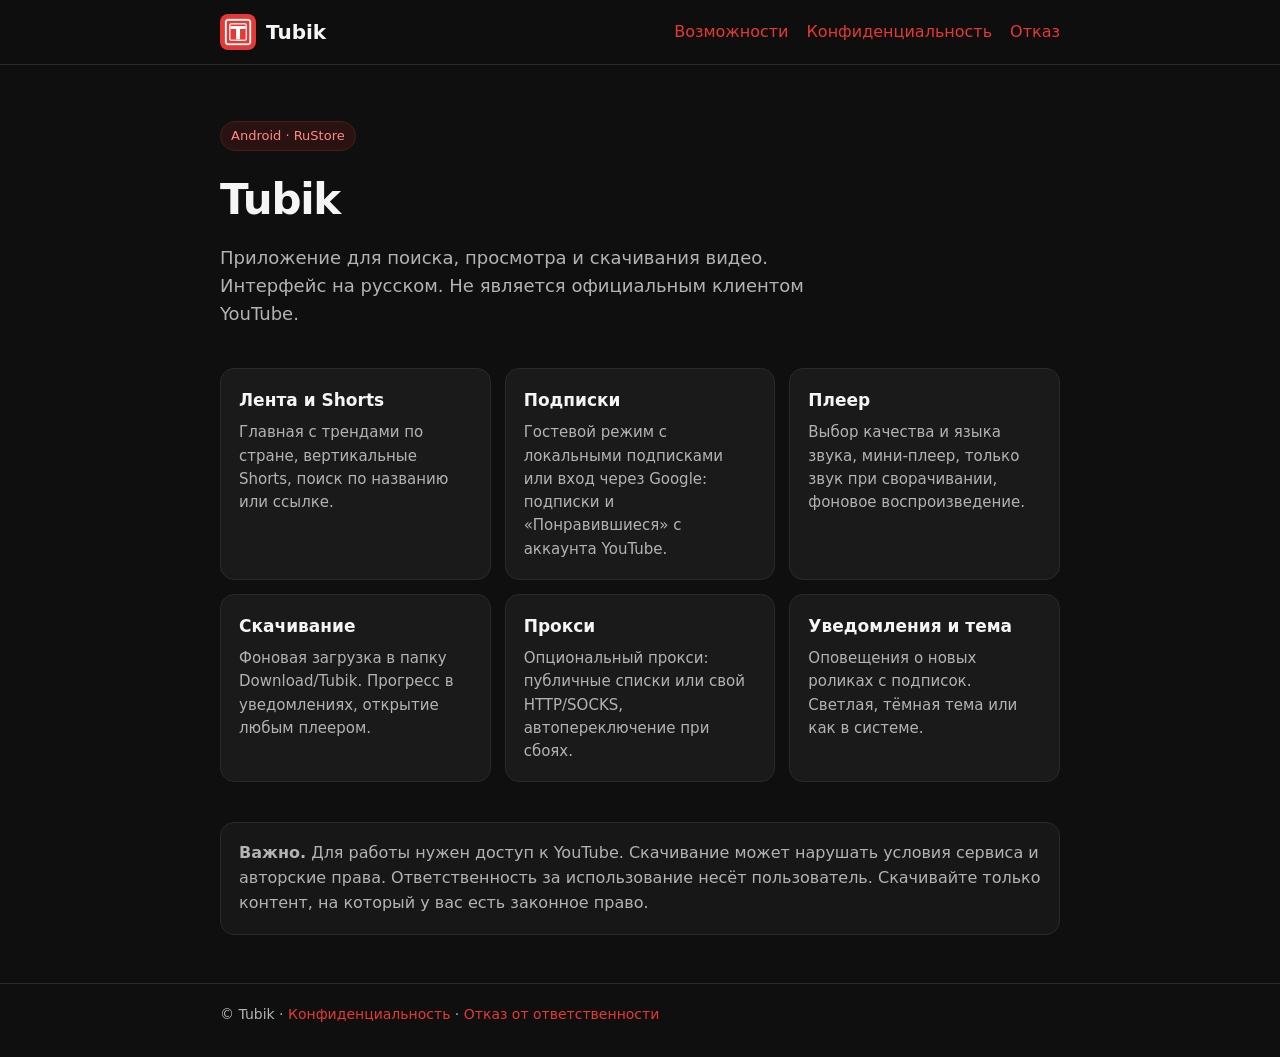
<file: docs/index.html>
<!DOCTYPE html>
<html lang="ru">
<head>
  <meta charset="utf-8">
  <meta name="viewport" content="width=device-width, initial-scale=1">
  <title>Tubik — поиск и просмотр видео</title>
  <meta name="description" content="Tubik — Android-приложение для поиска, просмотра и скачивания видео. Русский интерфейс, подписки, Shorts, прокси.">
  <link rel="icon" href="assets/icon.png">
  <link rel="stylesheet" href="styles.css">
</head>
<body>
  <header>
    <div class="wrap nav">
      <a class="brand" href="index.html">
        <img src="assets/icon.png" alt="Tubik">
        Tubik
      </a>
      <nav class="nav-links">
        <a href="index.html">Возможности</a>
        <a href="privacy.html">Конфиденциальность</a>
        <a href="disclaimer.html">Отказ</a>
      </nav>
    </div>
  </header>

  <main class="wrap">
    <section class="hero">
      <div class="badge">Android · RuStore</div>
      <h1>Tubik</h1>
      <p class="lead">
        Приложение для поиска, просмотра и скачивания видео. Интерфейс на русском.
        Не является официальным клиентом YouTube.
      </p>
    </section>

    <section class="grid">
      <article class="card">
        <h3>Лента и Shorts</h3>
        <p>Главная с трендами по стране, вертикальные Shorts, поиск по названию или ссылке.</p>
      </article>
      <article class="card">
        <h3>Подписки</h3>
        <p>Гостевой режим с локальными подписками или вход через Google: подписки и «Понравившиеся» с аккаунта YouTube.</p>
      </article>
      <article class="card">
        <h3>Плеер</h3>
        <p>Выбор качества и языка звука, мини-плеер, только звук при сворачивании, фоновое воспроизведение.</p>
      </article>
      <article class="card">
        <h3>Скачивание</h3>
        <p>Фоновая загрузка в папку Download/Tubik. Прогресс в уведомлениях, открытие любым плеером.</p>
      </article>
      <article class="card">
        <h3>Прокси</h3>
        <p>Опциональный прокси: публичные списки или свой HTTP/SOCKS, автопереключение при сбоях.</p>
      </article>
      <article class="card">
        <h3>Уведомления и тема</h3>
        <p>Оповещения о новых роликах с подписок. Светлая, тёмная тема или как в системе.</p>
      </article>
    </section>

    <section class="note">
      <strong>Важно.</strong> Для работы нужен доступ к YouTube. Скачивание может нарушать условия сервиса и авторские права.
      Ответственность за использование несёт пользователь. Скачивайте только контент, на который у вас есть законное право.
    </section>
  </main>

  <footer>
    <div class="wrap">
      © Tubik · <a href="privacy.html">Конфиденциальность</a> · <a href="disclaimer.html">Отказ от ответственности</a>
    </div>
  </footer>
</body>
</html>
</file>
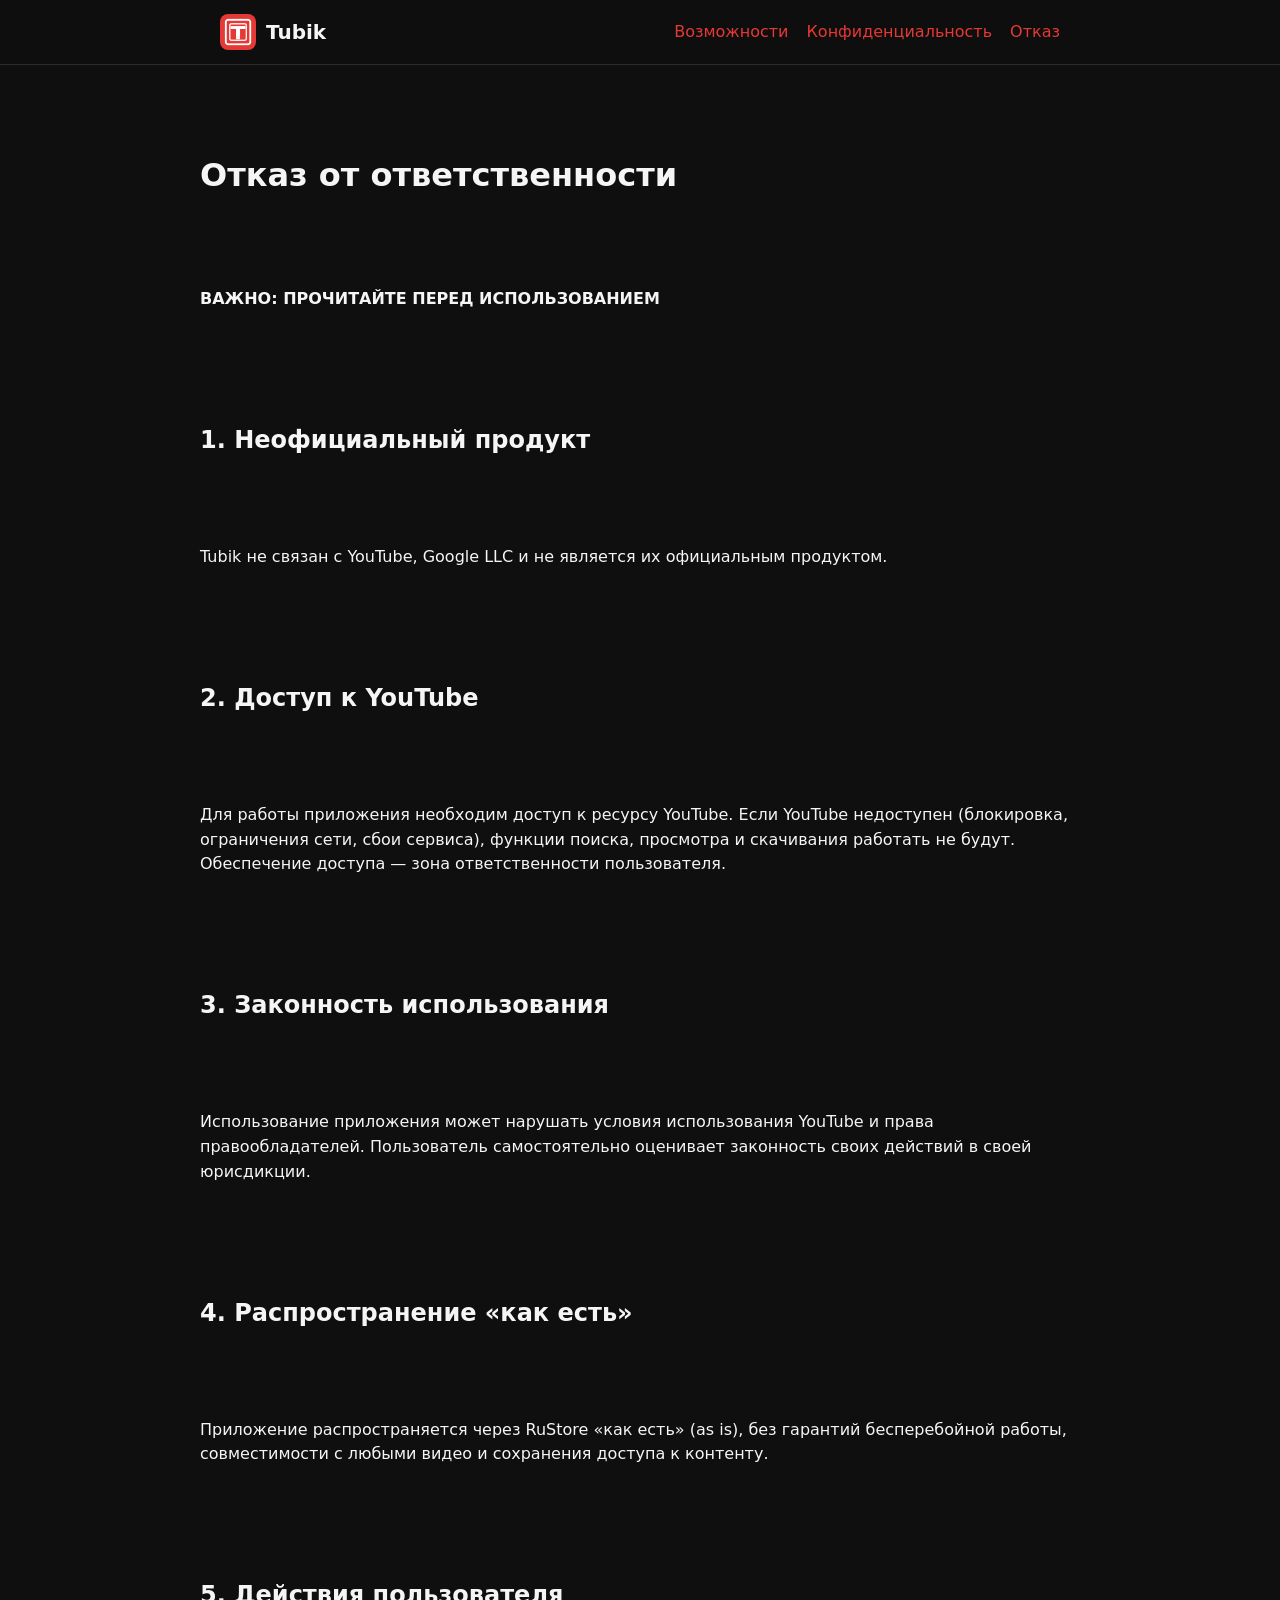
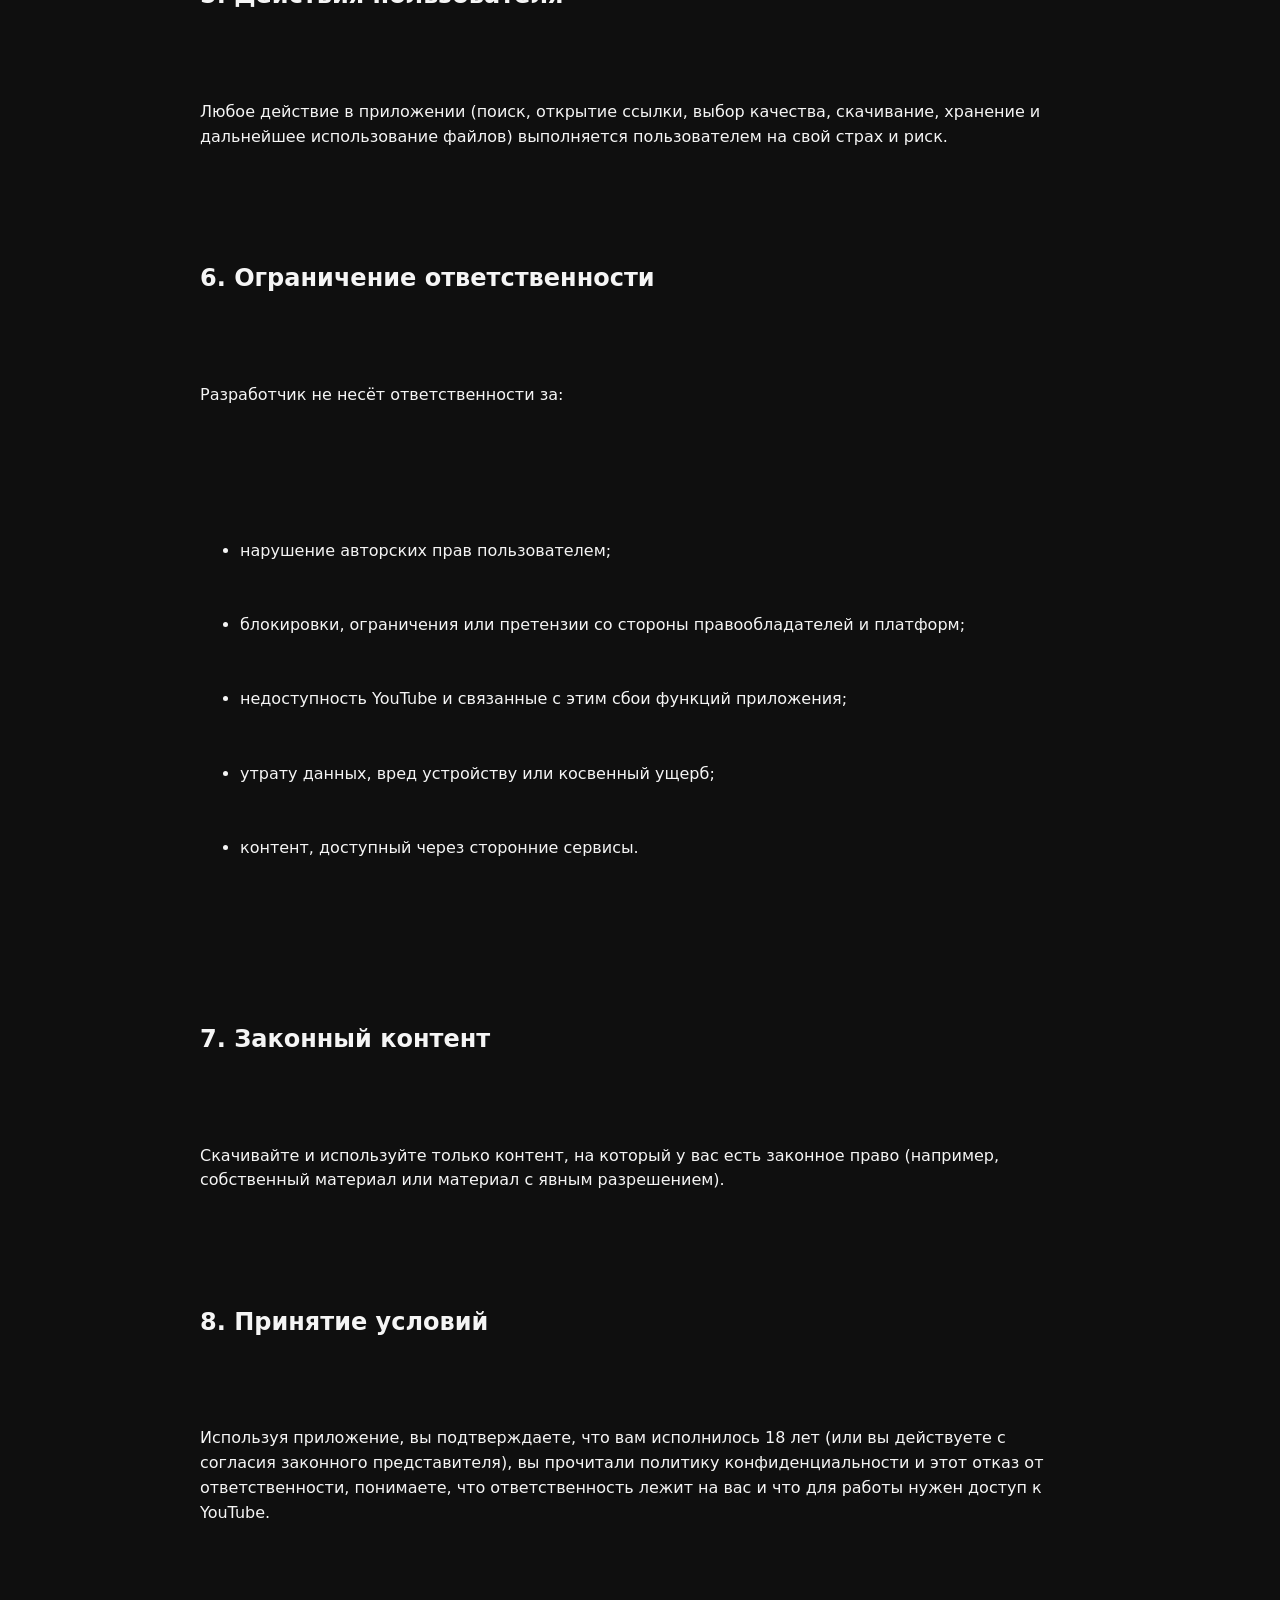
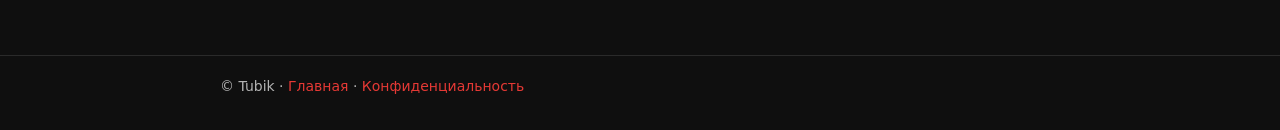
<file: docs/disclaimer.html>
<!DOCTYPE html>
<html lang="ru">
<head>
  <meta charset="utf-8">
  <meta name="viewport" content="width=device-width, initial-scale=1">
  <title>Отказ от ответственности — Tubik</title>
  <meta name="description" content="Отказ от ответственности Android-приложения Tubik.">
  <link rel="icon" href="assets/icon.png">
  <link rel="stylesheet" href="styles.css">
</head>
<body>
  <header>
    <div class="wrap nav">
      <a class="brand" href="index.html">
        <img src="assets/icon.png" alt="Tubik">
        Tubik
      </a>
      <nav class="nav-links">
        <a href="index.html">Возможности</a>
        <a href="privacy.html">Конфиденциальность</a>
        <a href="disclaimer.html">Отказ</a>
      </nav>
    </div>
  </header>

  <main class="wrap legal">
    <h1>Отказ от ответственности</h1>
    <p><strong>ВАЖНО: ПРОЧИТАЙТЕ ПЕРЕД ИСПОЛЬЗОВАНИЕМ</strong></p>

    <h2>1. Неофициальный продукт</h2>
    <p>Tubik не связан с YouTube, Google LLC и не является их официальным продуктом.</p>

    <h2>2. Доступ к YouTube</h2>
    <p>Для работы приложения необходим доступ к ресурсу YouTube. Если YouTube недоступен (блокировка, ограничения сети, сбои сервиса), функции поиска, просмотра и скачивания работать не будут. Обеспечение доступа — зона ответственности пользователя.</p>

    <h2>3. Законность использования</h2>
    <p>Использование приложения может нарушать условия использования YouTube и права правообладателей. Пользователь самостоятельно оценивает законность своих действий в своей юрисдикции.</p>

    <h2>4. Распространение «как есть»</h2>
    <p>Приложение распространяется через RuStore «как есть» (as is), без гарантий бесперебойной работы, совместимости с любыми видео и сохранения доступа к контенту.</p>

    <h2>5. Действия пользователя</h2>
    <p>Любое действие в приложении (поиск, открытие ссылки, выбор качества, скачивание, хранение и дальнейшее использование файлов) выполняется пользователем на свой страх и риск.</p>

    <h2>6. Ограничение ответственности</h2>
    <p>Разработчик не несёт ответственности за:</p>
    <ul>
      <li>нарушение авторских прав пользователем;</li>
      <li>блокировки, ограничения или претензии со стороны правообладателей и платформ;</li>
      <li>недоступность YouTube и связанные с этим сбои функций приложения;</li>
      <li>утрату данных, вред устройству или косвенный ущерб;</li>
      <li>контент, доступный через сторонние сервисы.</li>
    </ul>

    <h2>7. Законный контент</h2>
    <p>Скачивайте и используйте только контент, на который у вас есть законное право (например, собственный материал или материал с явным разрешением).</p>

    <h2>8. Принятие условий</h2>
    <p>Используя приложение, вы подтверждаете, что вам исполнилось 18 лет (или вы действуете с согласия законного представителя), вы прочитали политику конфиденциальности и этот отказ от ответственности, понимаете, что ответственность лежит на вас и что для работы нужен доступ к YouTube.</p>
  </main>

  <footer>
    <div class="wrap">
      © Tubik · <a href="index.html">Главная</a> · <a href="privacy.html">Конфиденциальность</a>
    </div>
  </footer>
</body>
</html>
</file>
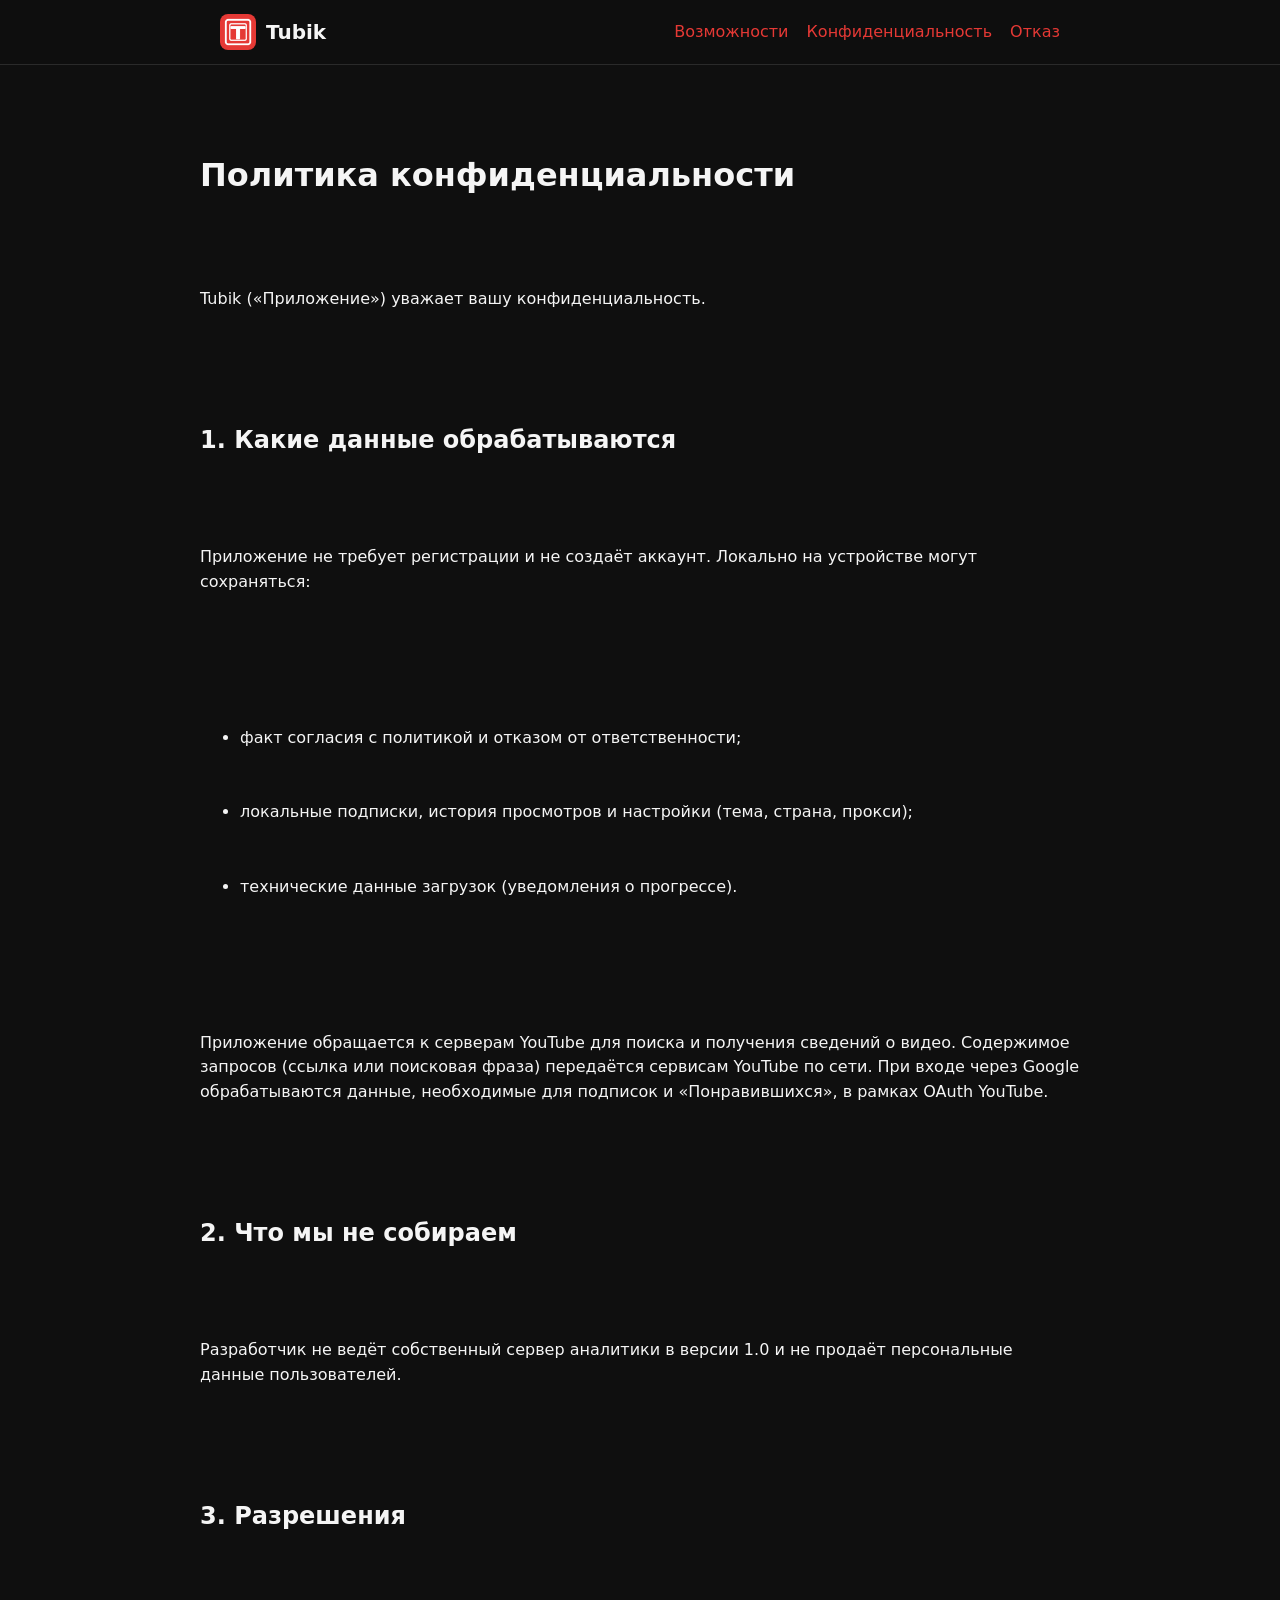
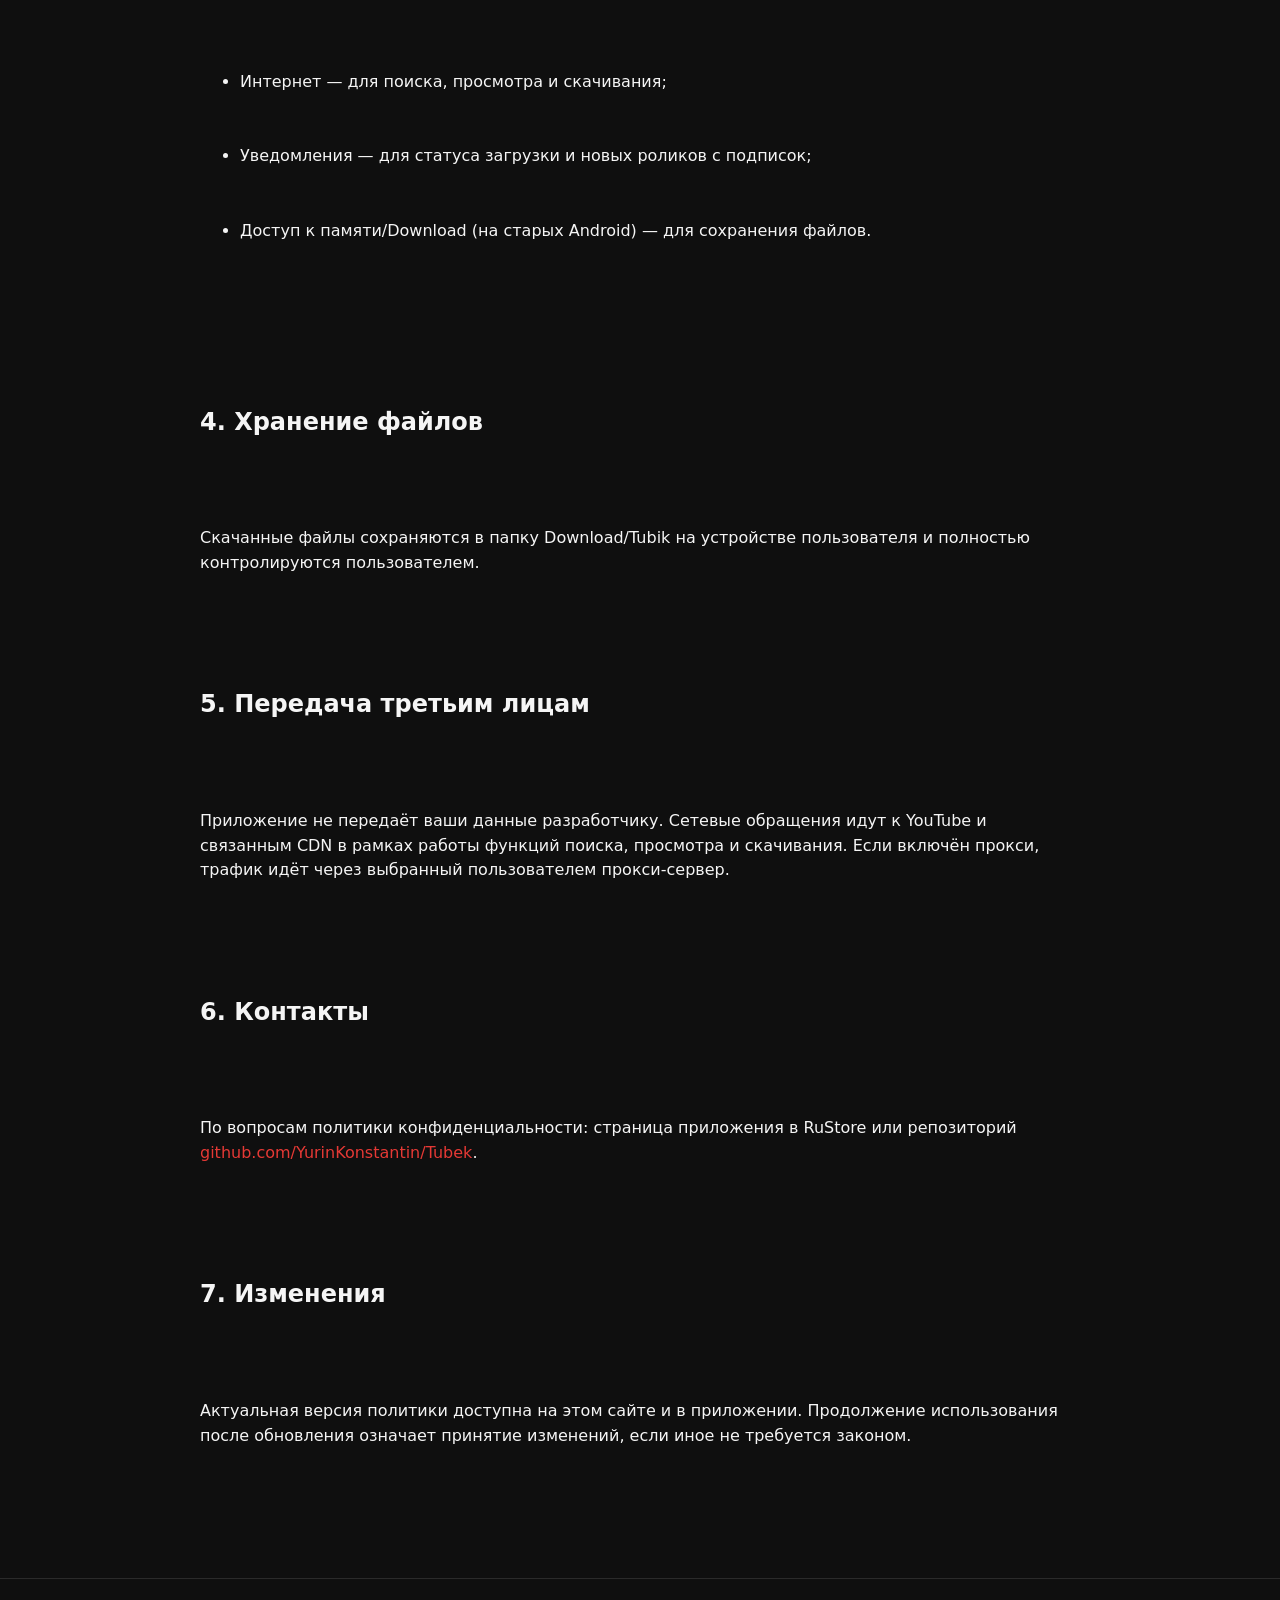
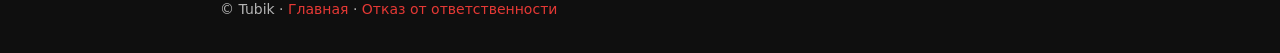
<file: docs/privacy.html>
<!DOCTYPE html>
<html lang="ru">
<head>
  <meta charset="utf-8">
  <meta name="viewport" content="width=device-width, initial-scale=1">
  <title>Политика конфиденциальности — Tubik</title>
  <meta name="description" content="Политика конфиденциальности Android-приложения Tubik.">
  <link rel="icon" href="assets/icon.png">
  <link rel="stylesheet" href="styles.css">
</head>
<body>
  <header>
    <div class="wrap nav">
      <a class="brand" href="index.html">
        <img src="assets/icon.png" alt="Tubik">
        Tubik
      </a>
      <nav class="nav-links">
        <a href="index.html">Возможности</a>
        <a href="privacy.html">Конфиденциальность</a>
        <a href="disclaimer.html">Отказ</a>
      </nav>
    </div>
  </header>

  <main class="wrap legal">
    <h1>Политика конфиденциальности</h1>
    <p>Tubik («Приложение») уважает вашу конфиденциальность.</p>

    <h2>1. Какие данные обрабатываются</h2>
    <p>Приложение не требует регистрации и не создаёт аккаунт. Локально на устройстве могут сохраняться:</p>
    <ul>
      <li>факт согласия с политикой и отказом от ответственности;</li>
      <li>локальные подписки, история просмотров и настройки (тема, страна, прокси);</li>
      <li>технические данные загрузок (уведомления о прогрессе).</li>
    </ul>
    <p>Приложение обращается к серверам YouTube для поиска и получения сведений о видео. Содержимое запросов (ссылка или поисковая фраза) передаётся сервисам YouTube по сети. При входе через Google обрабатываются данные, необходимые для подписок и «Понравившихся», в рамках OAuth YouTube.</p>

    <h2>2. Что мы не собираем</h2>
    <p>Разработчик не ведёт собственный сервер аналитики в версии 1.0 и не продаёт персональные данные пользователей.</p>

    <h2>3. Разрешения</h2>
    <ul>
      <li>Интернет — для поиска, просмотра и скачивания;</li>
      <li>Уведомления — для статуса загрузки и новых роликов с подписок;</li>
      <li>Доступ к памяти/Download (на старых Android) — для сохранения файлов.</li>
    </ul>

    <h2>4. Хранение файлов</h2>
    <p>Скачанные файлы сохраняются в папку Download/Tubik на устройстве пользователя и полностью контролируются пользователем.</p>

    <h2>5. Передача третьим лицам</h2>
    <p>Приложение не передаёт ваши данные разработчику. Сетевые обращения идут к YouTube и связанным CDN в рамках работы функций поиска, просмотра и скачивания. Если включён прокси, трафик идёт через выбранный пользователем прокси-сервер.</p>

    <h2>6. Контакты</h2>
    <p>По вопросам политики конфиденциальности: страница приложения в RuStore или репозиторий <a href="https://github.com/YurinKonstantin/Tubek">github.com/YurinKonstantin/Tubek</a>.</p>

    <h2>7. Изменения</h2>
    <p>Актуальная версия политики доступна на этом сайте и в приложении. Продолжение использования после обновления означает принятие изменений, если иное не требуется законом.</p>
  </main>

  <footer>
    <div class="wrap">
      © Tubik · <a href="index.html">Главная</a> · <a href="disclaimer.html">Отказ от ответственности</a>
    </div>
  </footer>
</body>
</html>
</file>
<file: docs/styles.css>
:root {
  --bg: #0f0f0f;
  --surface: #1a1a1a;
  --text: #f5f5f5;
  --muted: #b3b3b3;
  --red: #e53935;
  --red-dark: #b71c1c;
  --line: #2a2a2a;
}

* { box-sizing: border-box; }

html, body {
  margin: 0;
  padding: 0;
  background: var(--bg);
  color: var(--text);
  font-family: "Segoe UI", system-ui, sans-serif;
  line-height: 1.55;
}

a { color: var(--red); text-decoration: none; }
a:hover { text-decoration: underline; }

.wrap {
  max-width: 880px;
  margin: 0 auto;
  padding: 0 20px;
}

header {
  border-bottom: 1px solid var(--line);
  background: rgba(15, 15, 15, 0.92);
  position: sticky;
  top: 0;
}

.nav {
  display: flex;
  align-items: center;
  justify-content: space-between;
  min-height: 64px;
  gap: 16px;
}

.brand {
  display: flex;
  align-items: center;
  gap: 10px;
  color: var(--text);
  font-weight: 700;
  font-size: 20px;
}

.brand img {
  width: 36px;
  height: 36px;
  border-radius: 8px;
}

.nav-links { display: flex; gap: 18px; }

.hero {
  padding: 56px 0 28px;
}

.hero h1 {
  margin: 0 0 12px;
  font-size: 42px;
  letter-spacing: -0.03em;
}

.lead {
  color: var(--muted);
  font-size: 18px;
  max-width: 640px;
  margin: 0;
}

.badge {
  display: inline-block;
  background: #2a1212;
  color: #ff8a80;
  border: 1px solid #4a1c1c;
  border-radius: 999px;
  padding: 4px 10px;
  font-size: 13px;
  margin-bottom: 16px;
}

.grid {
  display: grid;
  grid-template-columns: repeat(auto-fit, minmax(240px, 1fr));
  gap: 14px;
  padding: 12px 0 40px;
}

.card {
  background: var(--surface);
  border: 1px solid var(--line);
  border-radius: 14px;
  padding: 18px;
}

.card h3 {
  margin: 0 0 8px;
  font-size: 17px;
}

.card p {
  margin: 0;
  color: var(--muted);
  font-size: 15px;
}

.note {
  background: #171717;
  border: 1px solid var(--line);
  border-radius: 14px;
  padding: 18px;
  color: var(--muted);
  margin-bottom: 48px;
}

.legal {
  padding: 36px 0 64px;
  white-space: pre-wrap;
}

.legal h1 { margin-top: 0; }

footer {
  border-top: 1px solid var(--line);
  color: var(--muted);
  padding: 20px 0 32px;
  font-size: 14px;
}

@media (max-width: 640px) {
  .hero h1 { font-size: 32px; }
  .nav-links { font-size: 14px; }
}
</file>
